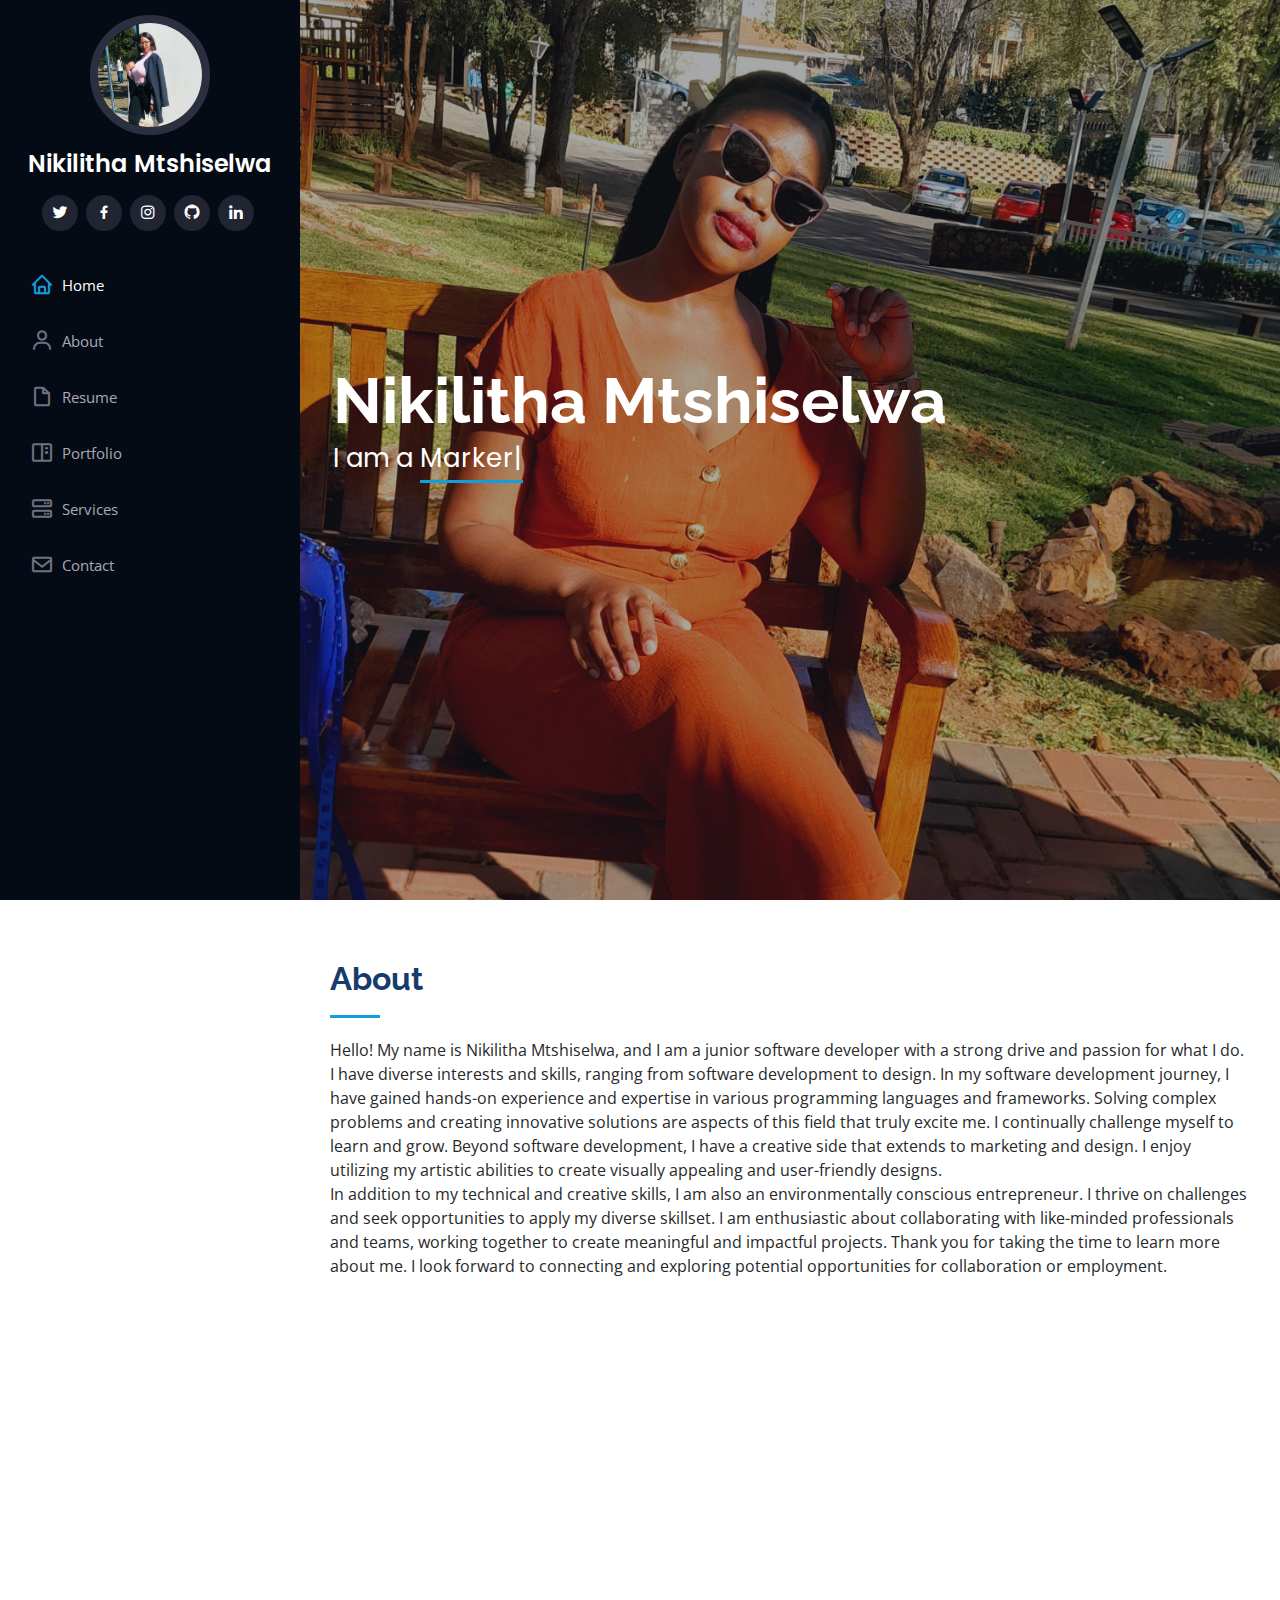
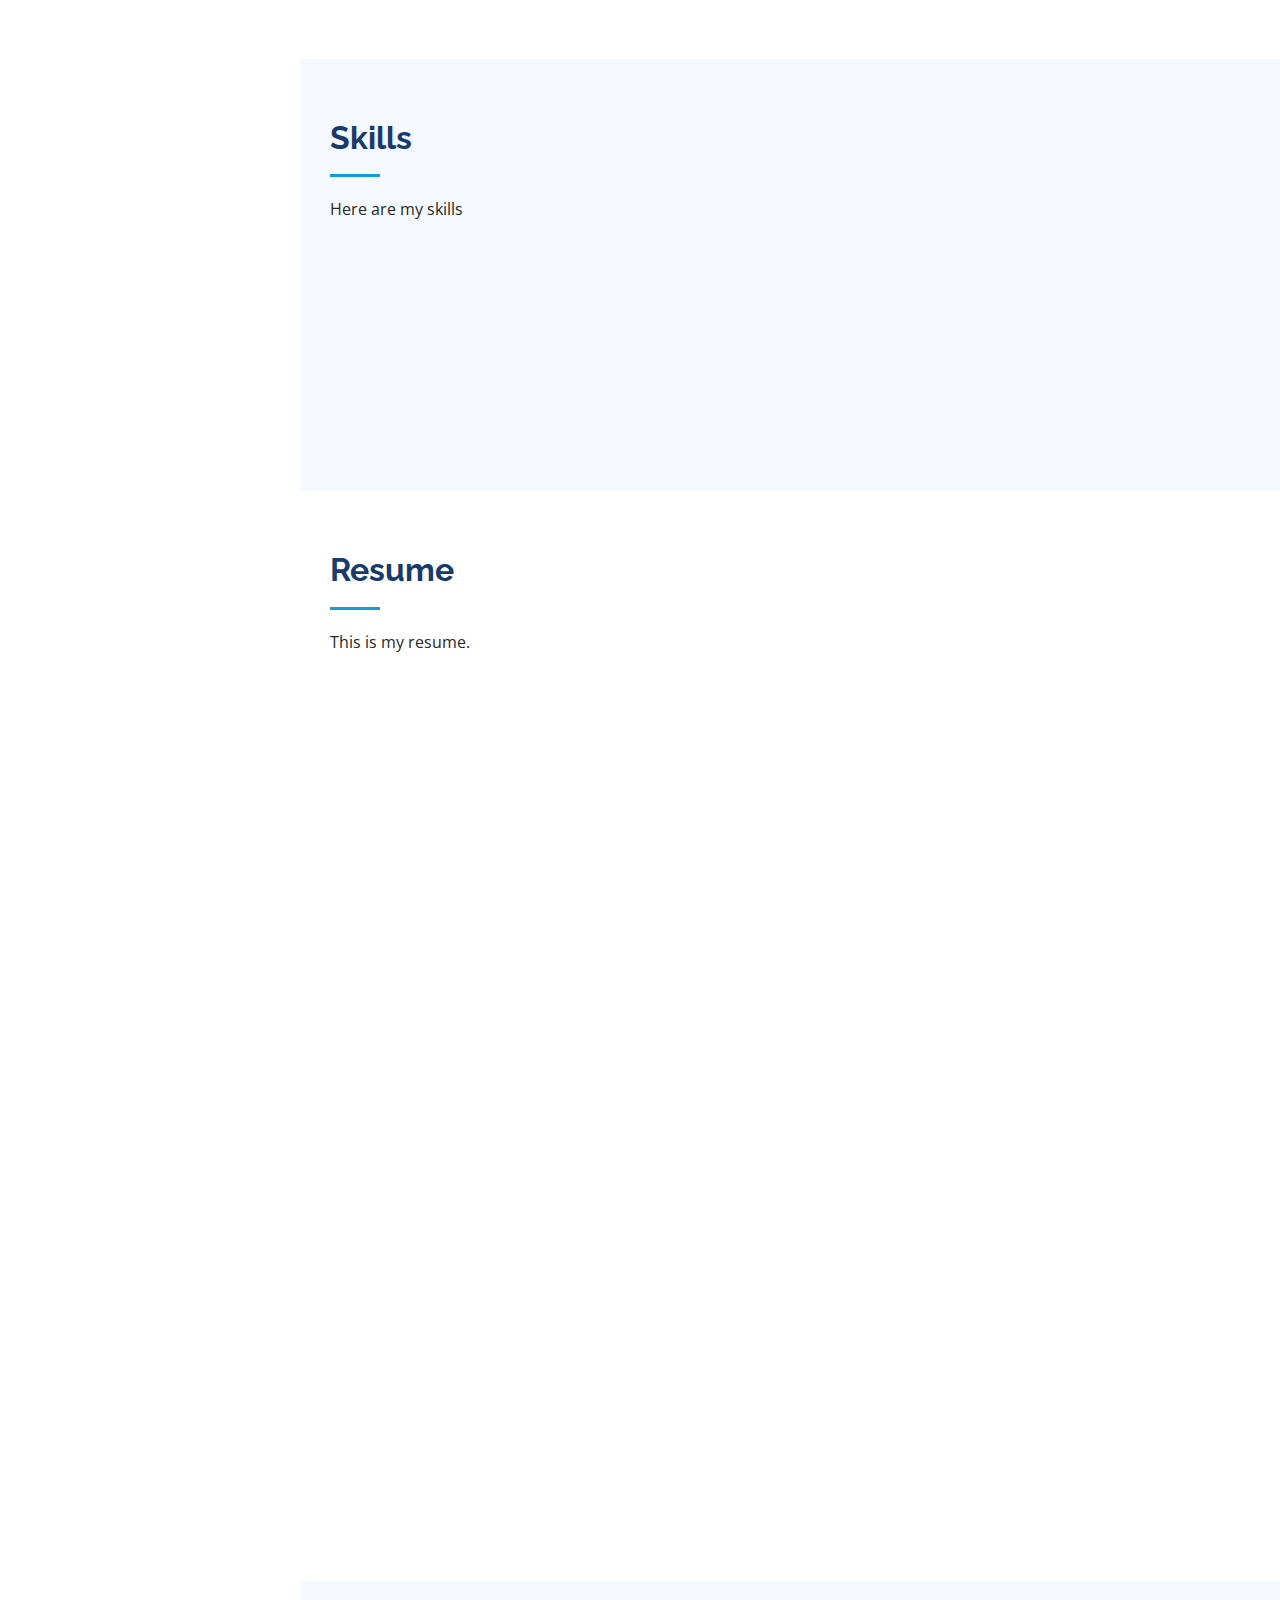
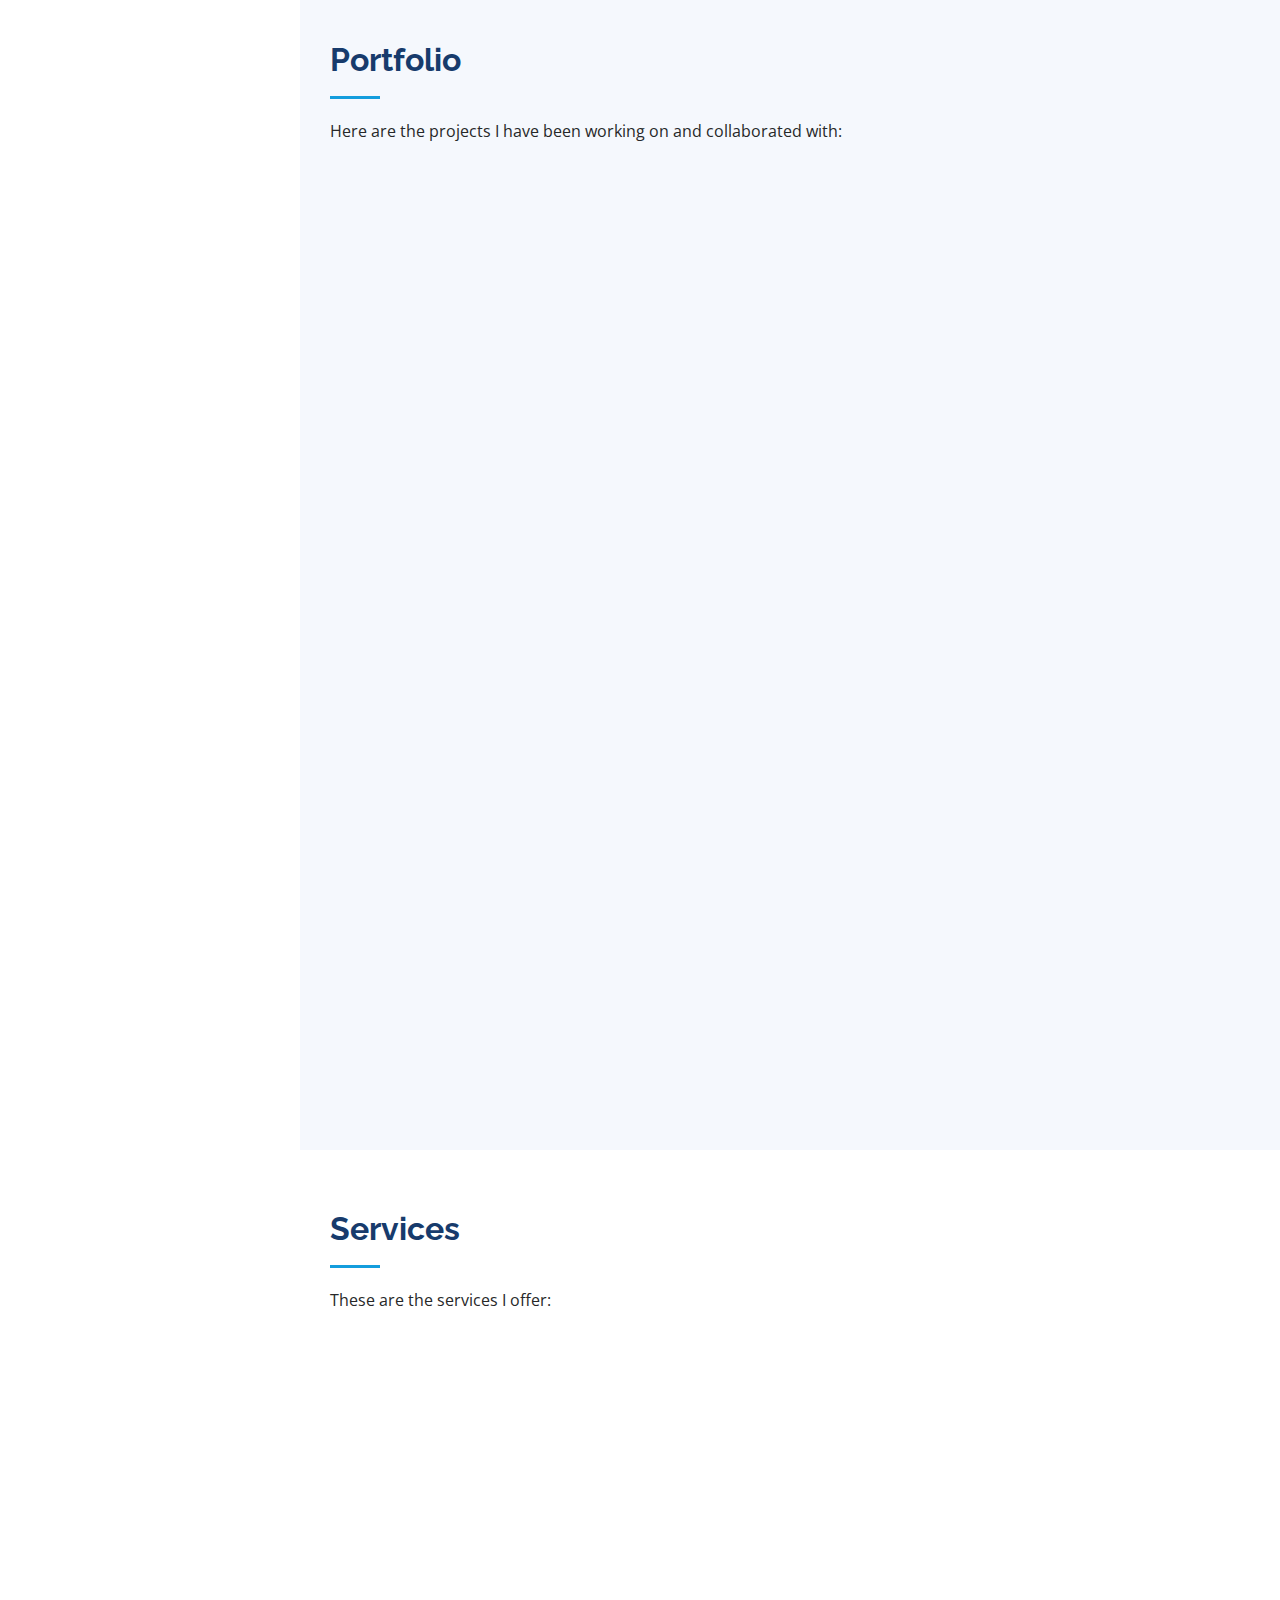
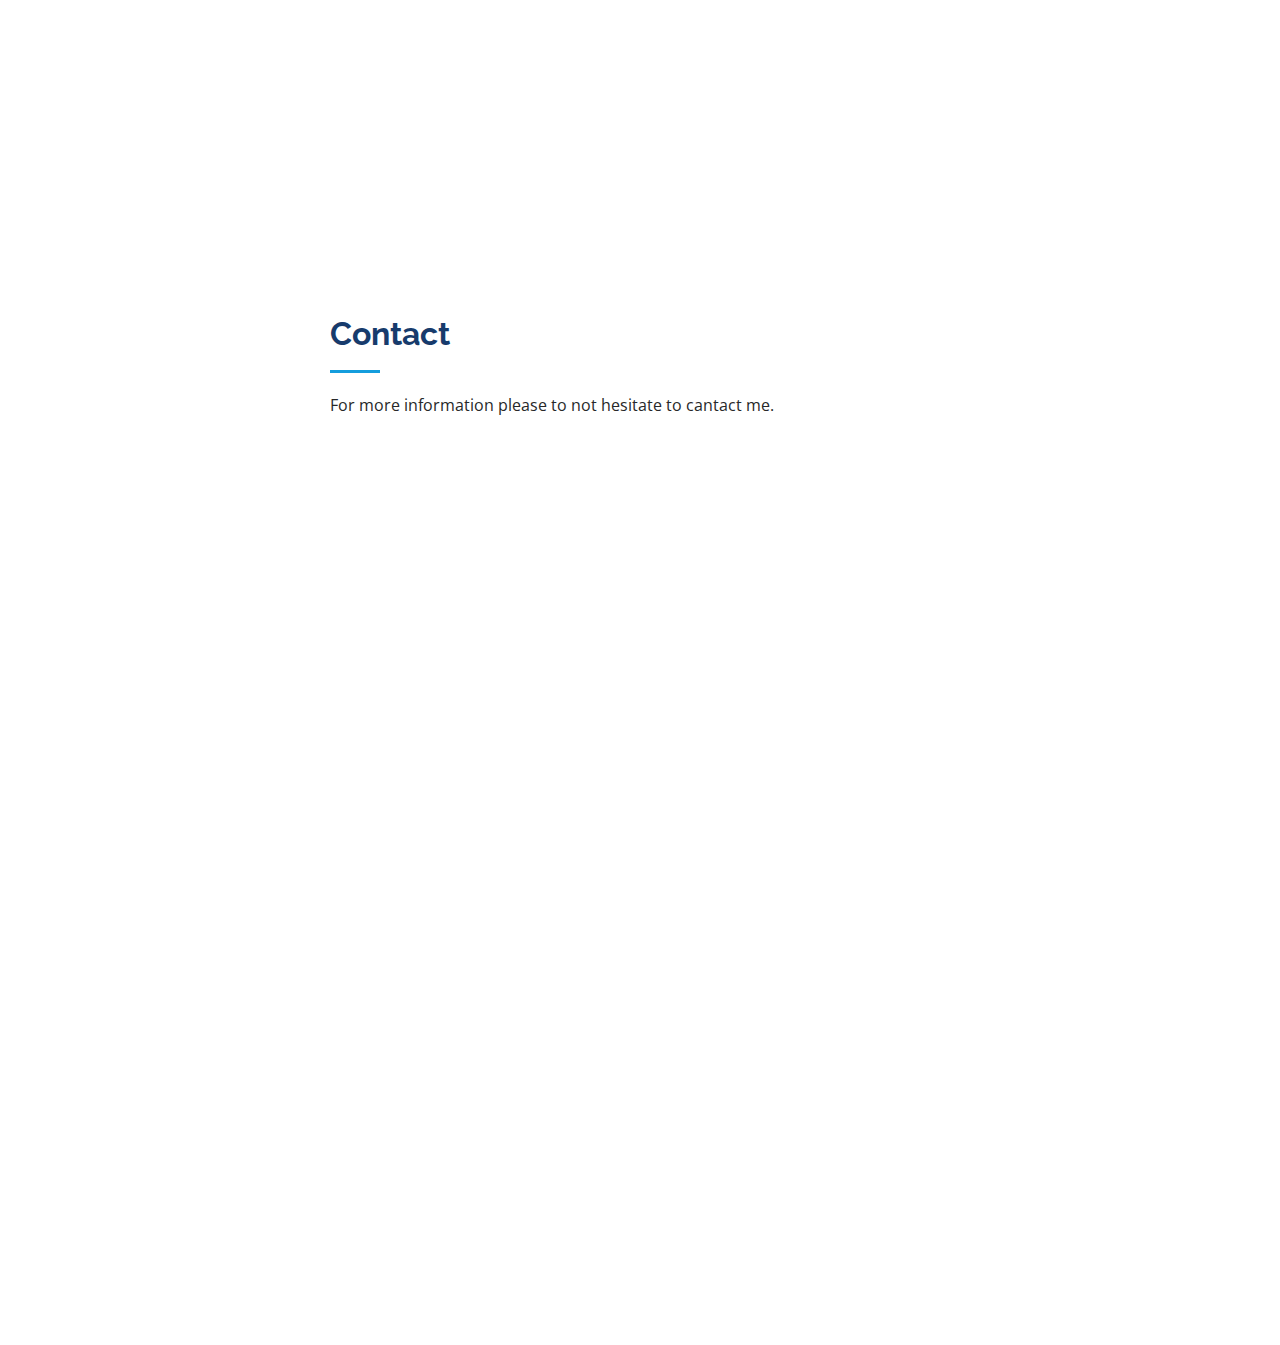
<file: index.html>
<!DOCTYPE html>
<html lang="en">

<head>
  <meta charset="utf-8">
  <meta content="width=device-width, initial-scale=1.0" name="viewport">

  <title>Portfolio</title>
  <meta content="" name="description">
  <meta content="" name="keywords">


  <!-- Google Fonts -->
  <link href="https://fonts.googleapis.com/css?family=Open+Sans:300,300i,400,400i,600,600i,700,700i|Raleway:300,300i,400,400i,500,500i,600,600i,700,700i|Poppins:300,300i,400,400i,500,500i,600,600i,700,700i" rel="stylesheet">

  <!-- Vendor CSS Files -->
  <link href="assets/vendor/aos/aos.css" rel="stylesheet">
  <link href="assets/vendor/bootstrap/css/bootstrap.min.css" rel="stylesheet">
  <link href="assets/vendor/bootstrap-icons/bootstrap-icons.css" rel="stylesheet">
  <link href="assets/vendor/boxicons/css/boxicons.min.css" rel="stylesheet">
  <link href="assets/vendor/glightbox/css/glightbox.min.css" rel="stylesheet">
  <link href="assets/vendor/swiper/swiper-bundle.min.css" rel="stylesheet">

  <!-- Template Main CSS File -->
  <link href="assets/css/style.css" rel="stylesheet">


</head>

<body>

  <!-- ======= Mobile nav toggle button ======= -->
  <i class="bi bi-list mobile-nav-toggle d-xl-none"></i>

  <!-- ======= Header ======= -->
  <header id="header">
    <div class="d-flex flex-column">

      <div class="profile">
        <img src="assets/img/profile -img.jpg" alt="" class="img-fluid rounded-circle">
        <h1 class="text-light"><a href="index.html">Nikilitha Mtshiselwa</a></h1>
        <div class="social-links mt-3 text-center">
          <a href="#" class="twitter"><i class="bx bxl-twitter"></i></a>
          <a href="https://www.facebook.com/nikilitha.mtshiselwa.12" class="facebook"><i class="bx bxl-facebook"></i></a>
          <a href="https://www.instagram.com/nikilitha_mtshislewa/?hl=en-gb" class="instagram"><i class="bx bxl-instagram"></i></a>
          <a href="https://github.com/NikilithaM"><i class="bx bxl-github"></i></a>
          <a href="https://www.linkedin.com/in/nikilitha-mtshiselwa-784919205/" class="linkedin"><i class="bx bxl-linkedin"></i></a>
        </div>
      </div>

      <nav id="navbar" class="nav-menu navbar">
        <ul>
          <li><a href="#hero" class="nav-link scrollto active"><i class="bx bx-home"></i> <span>Home</span></a></li>
          <li><a href="#about" class="nav-link scrollto"><i class="bx bx-user"></i> <span>About</span></a></li>
          <li><a href="#resume" class="nav-link scrollto"><i class="bx bx-file-blank"></i> <span>Resume</span></a></li>
          <li><a href="#portfolio" class="nav-link scrollto"><i class="bx bx-book-content"></i> <span>Portfolio</span></a></li>
          <li><a href="#services" class="nav-link scrollto"><i class="bx bx-server"></i> <span>Services</span></a></li>
          <li><a href="#contact" class="nav-link scrollto"><i class="bx bx-envelope"></i> <span>Contact</span></a></li>
        </ul>
      </nav><!-- .nav-menu -->
    </div>
  </header><!-- End Header -->

  <!-- ======= Hero Section ======= -->
  <section id="hero" class="d-flex flex-column justify-content-center align-items-center">
    <div class="hero-container" data-aos="fade-in">
      <h1>Nikilitha Mtshiselwa</h1>
      <p>I am a <span class="typed" data-typed-items="Markerting Stratagist, Developer, Voice-over, Freelancer"></span></p>
    </div>
  </section><!-- End Hero -->

  <main id="main">

    <!-- ======= About Section ======= -->
    <section id="about" class="about">
      <div class="container">

        <div class="section-title">
          <h2>About</h2>
          <p>Hello! My name is Nikilitha Mtshiselwa, and I am a junior software developer with a strong drive and passion for what I do. I have diverse interests and skills, ranging from software development to design. In my software development journey, I have gained hands-on experience and expertise in various programming languages and frameworks. Solving complex problems and creating innovative solutions are aspects of this field that truly excite me. I continually challenge myself to learn and grow. Beyond software development, I have a creative side that extends to marketing and design. I enjoy utilizing my artistic abilities to create visually appealing and user-friendly designs.</p>
          <p>In addition to my technical and creative skills, I am also an environmentally conscious entrepreneur. I thrive on challenges and seek opportunities to apply my diverse skillset. I am enthusiastic about collaborating with like-minded professionals and teams, working together to create meaningful and impactful projects. Thank you for taking the time to learn more about me. I look forward to connecting and exploring potential opportunities for collaboration or employment.</p>
          

        <div class="row">
          <div class="col-lg-4" data-aos="fade-right">
            <img src="assets/img/profile -img.jpg" class="img-fluid" alt="">
          </div>
          <div class="col-lg-8 pt-4 pt-lg-0 content" data-aos="fade-left">
            <h3>Software Developer.</h3>
            <div class="row">
              <div class="col-lg-6">
                <ul>
                  <li><i class="bi bi-chevron-right"></i> <strong>Website:</strong> <span>https://nikilitham-portfolio.netlify.app/</span></li>
                  <li><i class="bi bi-chevron-right"></i> <strong>Phone:</strong> <span>+27 66 2722138</span></li>
                  <li><i class="bi bi-chevron-right"></i> <strong>City:</strong> <span>Cape Town, Western Cape, RSA</span></li>
                </ul>
              </div>
              <div class="col-lg-6">
                <ul>
                  <li><i class="bi bi-chevron-right"></i> <strong>Degree:</strong> <span>Diploma in ICT in Application Development (Incomplete)</span></li>
                  <li><i class="bi bi-chevron-right"></i> <strong>Grade 12:</strong> <span>NSC</span></li>
                  <li><i class="bi bi-chevron-right"></i> <strong>Email:</strong> <span>nikilitha2001@gmail.com</span></li>
                  <li><i class="bi bi-chevron-right"></i> <strong>Freelance:</strong> <span>Available</span></li>
                </ul>
              </div>
            </div>
          </div>
        </div>

      </div>
    </section><!-- End About Section -->

    <!-- ======= Skills Section ======= -->
    <section id="skills" class="skills section-bg">
      <div class="container">

        <div class="section-title">
          <h2>Skills</h2>
          <p>Here are my skills</p>
        </div>

        <div class="row skills-content">

          <div class="col-lg-6" data-aos="fade-up">

            <div class="progress">
              <span class="skill">HTML <i class="val">100%</i></span>
              <div class="progress-bar-wrap">
                <div class="progress-bar" role="progressbar" aria-valuenow="100" aria-valuemin="0" aria-valuemax="100"></div>
              </div>
            </div>

            <div class="progress">
              <span class="skill">CSS <i class="val">75%</i></span>
              <div class="progress-bar-wrap">
                <div class="progress-bar" role="progressbar" aria-valuenow="75" aria-valuemin="0" aria-valuemax="100"></div>
              </div>
            </div>

            <div class="progress">
              <span class="skill">JavaScript <i class="val">65%</i></span>
              <div class="progress-bar-wrap">
                <div class="progress-bar" role="progressbar" aria-valuenow="65" aria-valuemin="0" aria-valuemax="100"></div>
              </div>
            </div>

          </div>

          <div class="col-lg-6" data-aos="fade-up" data-aos-delay="100">

            <div class="progress">
              <span class="skill">Python <i class="val">60%</i></span>
              <div class="progress-bar-wrap">
                <div class="progress-bar" role="progressbar" aria-valuenow="60" aria-valuemin="0" aria-valuemax="100"></div>
              </div>
            </div>

            <div class="progress">
              <span class="skill">Java <i class="val">70%</i></span>
              <div class="progress-bar-wrap">
                <div class="progress-bar" role="progressbar" aria-valuenow="70" aria-valuemin="0" aria-valuemax="100"></div>
              </div>
            </div>

            <div class="progress">
              <span class="skill">Vb.Net <i class="val">76%</i></span>
              <div class="progress-bar-wrap">
                <div class="progress-bar" role="progressbar" aria-valuenow="76" aria-valuemin="0" aria-valuemax="100"></div>
              </div>
            </div>

          </div>

        </div>

      </div>
    </section><!-- End Skills Section -->

    <!-- ======= Resume Section ======= -->
    <section id="resume" class="resume">
      <div class="container">

        <div class="section-title">
          <h2>Resume</h2>
          <p>This is my resume.</p>
        </div>

        <div class="row">
          <div class="col-lg-6" data-aos="fade-up">
            <h3 class="resume-title">Sumary</h3>
            <div class="resume-item pb-0">
              <h4>Nikilitha Mtshiselwa</h4>
              <p><em>Innovative and deadline-driven Markerting with 1.5 years of experience handling Enactus WSU branding, markerting strategy,managing social media, marketing research communications and promotional materials. I have a background knowledge of application development from varsity and web development from high school and CapaCiti.</em></p>
              <ul>
                <li>Cape Town, Western Cape</li>
                <li>(+27 66) 272 2138</li>
                <li>https://nikilitham-portfolio.netlify.app/</li>
              </ul>
            </div>

            <h3 class="resume-title">Education</h3>
            <div class="resume-item">
              <h4>Diploma in ICT in ; Application Development</h4>
              <h5>2021 - Incomplete</h5>
              <p><em>Walter Sisulu University, East London, Eastern Cape, South Africa</em></p>
              <p>This is where I got my skills for application development. And also the knowledge of human computer interactions</p>
            </div>
            <div class="resume-item">
              <h4>National Senior Certification ; Grade 12</h4>
              <h5>2016 - 2020</h5>
              <p><em>Worcester Gymnasium High School, Worcester, Western Cape, South Africa</em></p>
              <p>This is were I obtained my bachelor's degree in the NSC </p>
            </div>
          </div>
          <div class="col-lg-6" data-aos="fade-up" data-aos-delay="100">
            <h3 class="resume-title">Professional Experience</h3>
            <div class="resume-item">
              <h4>CapaCiti Software Developer Candidate</h4>
              <h5>2023 - Present</h5>
              <p><em>Salt River, Western Cape  </em></p>
              <ul>
                <li>I was apart of a team that design, development of various projects such as the Financial Tracker called FinTrack</li>
                <li>I was assigned to do the about page of the Financial Tracker </li>
              </ul>
            </div>
            <div class="resume-item">
              <h4>Marketing Officer</h4>
              <h5>2022 - 2023</h5>
              <p><em>Enactus WSU, East london, Eastern Cape</em></p>
              <ul>
                <li>I was first a campus marketing then got promoted to being an institutional markerting overlooking everything.</li>
                <li>Managed all 4 institutional campuses and and to meet competition deadlines.</li>
                <li>We won best video of Road to nationals at Sandton all because I was able to compile the years memories and dedication into a video.</li>
              </ul>
            </div>
          </div>
        </div>

      </div>
    </section><!-- End Resume Section -->

    <!-- ======= Portfolio Section ======= -->
    <section id="portfolio" class="portfolio section-bg">
      <div class="container">

        <div class="section-title">
          <h2>Portfolio</h2>
          <p>Here are the projects I have been working on and collaborated with:</p>
        </div>

        <div class="row" data-aos="fade-up">
          <div class="col-lg-12 d-flex justify-content-center">
            <ul id="portfolio-flters">
              <li data-filter="*" class="filter-active">All</li>
              <li data-filter=".filter-app">App</li>
              <li data-filter=".filter-web">Web</li>
            </ul>
          </div>
        </div>

        <div class="row portfolio-container" data-aos="fade-up" data-aos-delay="100">

          <div class="col-lg-4 col-md-6 portfolio-item filter-web">
            <div class="portfolio-wrap">
              <img src="assets/img/portfolio/FinTrack_Logo.png" class="img-fluid" alt="">
              <div class="portfolio-links">
                <a href="assets/img/portfolio/FinTrack_Logo.png" data-gallery="portfolioGallery" class="portfolio-lightbox" title="Finanial Tracker: Tracking the finance of your busines and personal finance"><i class="bx bx-plus"></i></a>
                <a href="https://github.com/TimyEverything/FinTrack" title="More Details"><i class="bx bx-link"></i></a>
              </div>
            </div>
          </div>

          <div class="col-lg-4 col-md-6 portfolio-item filter-app">
            <div class="portfolio-wrap">
              <img src="assets/img/portfolio/Chat App.PNG"00 class="img-fluid" alt="">
              <div class="portfolio-links">
                <a href="assets/img/portfolio/Chat App.PNG" data-gallery="portfolioGallery" class="portfolio-lightbox" title="Chat App:  Allows communication between two or more people. A"><i class="bx bx-plus"></i></a>
                <a href="https://github.com/NikilithaM/Chat-App.git" title="More Details"><i class="bx bx-link"></i></a>
              </div>
            </div>
          </div>

          <div class="col-lg-4 col-md-6 portfolio-item filter-app">
            <div class="portfolio-wrap">
              <img src="assets/img/portfolio/Tax calculator.png" class="img-fluid" alt="">
              <div class="portfolio-links">
                <a href="assets/img/portfolio/Tax calculator.png" data-gallery="portfolioGallery" class="portfolio-lightbox" title="Tax Calculator: Calculate gross income minus tax"><i class="bx bx-plus"></i></a>
                <a href="https://github.com/Loyisile/Tax-Calculator.git" title="More Details"><i class="bx bx-link"></i></a>
              </div>
            </div>
          </div>

          <div class="col-lg-4 col-md-6 portfolio-item filter-web">
            <div class="portfolio-wrap">
              <img src="assets/img/portfolio/Banking App.png" class="img-fluid" alt="">
              <div class="portfolio-links">
                <a href="assets/img/portfolio/Banking App.png" data-gallery="portfolioGallery" class="portfolio-lightbox" title="Banking App: Allows Financial transactions such are withdrawals and depositing funds."><i class="bx bx-plus"></i></a>
                <a href="https://github.com/fatimagalant/PY-banking-app.git" title="More Details"><i class="bx bx-link"></i></a>
              </div>
            </div>
          </div>

          <div class="col-lg-4 col-md-6 portfolio-item filter-app">
            <div class="portfolio-wrap">
              <img src="assets/img/portfolio/Chess game.jpg" class="img-fluid" alt="">
              <div class="portfolio-links">
                <a href="assets/img/portfolio/Chess game.jpg" data-gallery="portfolioGallery" class="portfolio-lightbox" title="Chess Game: A multiple player game that challenges the mind."><i class="bx bx-plus"></i></a>
                <a href="https://github.com/NikilithaM/react-chess-game.git" title="More Details"><i class="bx bx-link"></i></a>
              </div>
            </div>
          </div>

          <div class="col-lg-4 col-md-6 portfolio-item filter-app">
            <div class="portfolio-wrap">
              <img src="assets/img/portfolio/Rock paper scissors.jpg" class="img-fluid" alt="">
              <div class="portfolio-links">
                <a href="assets/img/portfolio/Rock paper scissors.jpg" data-gallery="portfolioGallery" class="portfolio-lightbox" title="Rock Paper Scissors Game: A teo player game."><i class="bx bx-plus"></i></a>
                <a href="https://github.com/NikilithaM/rock-paper-scissors.git" title="More Details"><i class="bx bx-link"></i></a>
              </div>
            </div>
          </div>

          <div class="col-lg-4 col-md-6 portfolio-item filter-app">
            <div class="portfolio-wrap">
              <img src="assets/img/portfolio/bond Calculator.jpg" class="img-fluid" alt="">
              <div class="portfolio-links">
                <a href="assets/img/portfolio/bond Calculator.jpg" data-gallery="portfolioGallery" class="portfolio-lightbox" title="Bond calculator: A teo player game."><i class="bx bx-plus"></i></a>
                <a href="https://github.com/BuzzMzimasi/Bond-Calculator.git" title="More Details"><i class="bx bx-link"></i></a>
              </div>
            </div>
          </div>

          <div class="col-lg-4 col-md-6 portfolio-item filter-app">
            <div class="portfolio-wrap">
              <img src="assets/img/portfolio/Metric system converter.jpg" class="img-fluid" alt="">
              <div class="portfolio-links">
                <a href="assets/img/portfolio/Metric system converter.jpg" data-gallery="portfolioGallery" class="portfolio-lightbox" title="Metric system converter: Converts units from the metric system to imperial system and vise versa"><i class="bx bx-plus"></i></a>
                <a href="https://github.com/nikiMtshiselwa2/Measurements-Project.git" title="More Details"><i class="bx bx-link"></i></a>
              </div>
            </div>
          </div>

        </div>

      </div>
    </section><!-- End Portfolio Section -->

    <!-- ======= Services Section ======= -->
    <section id="services" class="services">
      <div class="container">

        <div class="section-title">
          <h2>Services</h2>
          <p>These are the services I offer:</p>
        </div>

        <div class="row">
          <div class="col-lg-4 col-md-6 icon-box" data-aos="fade-up">
            <div class="icon"><i class='bx bxl-dev-to'></i></i></div>
            <h4 class="title"><a href="">Application Development</a></h4>
            <p class="description">Designing applications using Vb. Net on visual studio and designing other application using netbeans.. </p>
          </div>
          <div class="col-lg-4 col-md-6 icon-box" data-aos="fade-up" data-aos-delay="100">
            <div class="icon"><i class='bx bx-globe'></i></div>
            <h4 class="title"><a href="">Web Development</a></h4>
            <p class="description">Designing web applicition using visual studio code.</p>
          </div>
          <div class="col-lg-4 col-md-6 icon-box" data-aos="fade-up" data-aos-delay="200">
            <div class="icon"><i class="bi bi-bar-chart"></i></div>
            <h4 class="title"><a href="">Managing Social Media</a></h4>
            <p class="description">Monitoring and maintaining social media platforms.  </p>
          </div>
          <div class="col-lg-4 col-md-6 icon-box" data-aos="fade-up" data-aos-delay="300">
            <div class="icon"><i class='bx bx-network-chart'></i></div>
            <h4 class="title"><a href="">Marketing analysis and evaluation</a></h4>
            <p class="description">Executing and managing various marketing activities and campigns that support the marketing stratergy and plan. Overseasing and monitoring the performance and quality of marketing platforms.</p>
          </div>
        </div>

      </div>
    </section><!-- End Services Section -->

    <!-- ======= Contact Section ======= -->
    <section id="contact" class="contact">
      <div class="container">

        <div class="section-title">
          <h2>Contact</h2>
          <p>For more information please to not hesitate to cantact me. </p>
        </div>

        <div class="row" data-aos="fade-in">

          <div class="col-lg-5 d-flex align-items-stretch">
            <div class="info">
              <div class="address">
                <i class="bi bi-geo-alt"></i>
                <h4>Location:</h4>
                <p>Cape Town, Western Cape</p>
              </div>

              <div class="email">
                <i class="bi bi-envelope"></i>
                <h4>Email:</h4>
                <p>nikilitha2001@gmail.com</p>
              </div>

              <div class="phone">
                <i class="bi bi-phone"></i>
                <h4>Call:</h4>
                <p>+27 66 272 2138</p>
              </div>
              <iframe src="https://www.google.com/maps/embed?pb=!1m18!1m12!1m3!1d847677.2730753347!2d17.407526844800028!3d-33.909238951894785!2m3!1f0!2f0!3f0!3m2!1i1024!2i768!4f13.1!3m3!1m2!1s0x1dcc500f8826eed7%3A0x687fe1fc2828aa87!2sCape%20Town!5e0!3m2!1sen!2sza!4v1712216182684!5m2!1sen!2sza" width="600" height="450" style="border:0;" allowfullscreen="" loading="lazy" referrerpolicy="no-referrer-when-downgrade"></iframe>
            
              
            </div>

          </div>

        </div>

      </div>
    </section><!-- End Contact Section -->

  </main><!-- End #main -->



  <a href="#" class="back-to-top d-flex align-items-center justify-content-center"><i class="bi bi-arrow-up-short"></i></a>

  <!-- Vendor JS Files -->
  <script src="assets/vendor/purecounter/purecounter_vanilla.js"></script>
  <script src="assets/vendor/aos/aos.js"></script>
  <script src="assets/vendor/bootstrap/js/bootstrap.bundle.min.js"></script>
  <script src="assets/vendor/glightbox/js/glightbox.min.js"></script>
  <script src="assets/vendor/isotope-layout/isotope.pkgd.min.js"></script>
  <script src="assets/vendor/swiper/swiper-bundle.min.js"></script>
  <script src="assets/vendor/typed.js/typed.umd.js"></script>
  <script src="assets/vendor/waypoints/noframework.waypoints.js"></script>
  <script src="assets/vendor/php-email-form/validate.js"></script>

  <!-- Template Main JS File -->
  <script src="assets/js/main.js"></script>

</body>

</html>
</file>
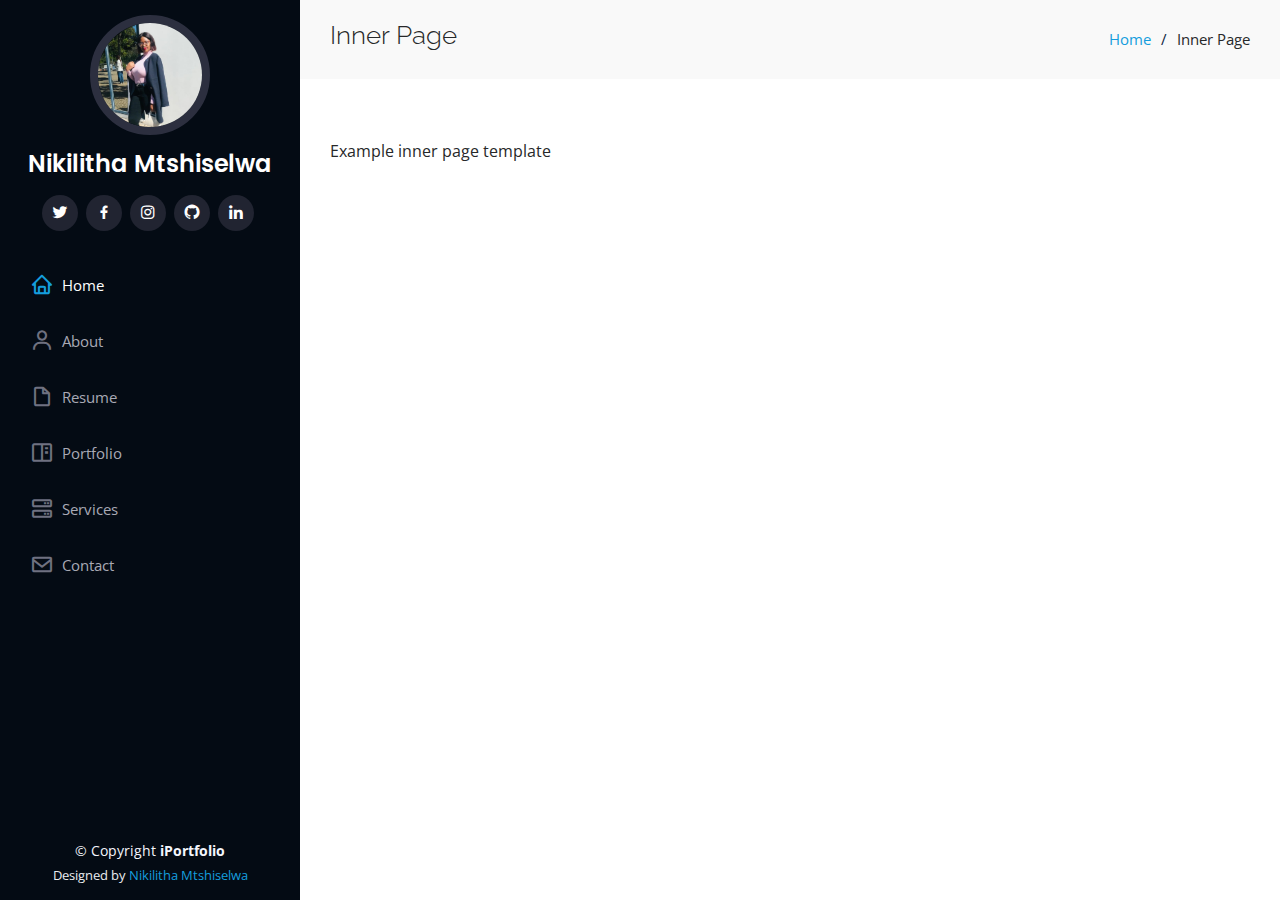
<file: inner-page.html>
<!DOCTYPE html>
<html lang="en">

<head>
  <meta charset="utf-8">
  <meta content="width=device-width, initial-scale=1.0" name="viewport">

  <title>Inner Page - iPortfolio Bootstrap Template</title>
  <meta content="" name="description">
  <meta content="" name="keywords">


  <!-- Google Fonts -->
  <link href="https://fonts.googleapis.com/css?family=Open+Sans:300,300i,400,400i,600,600i,700,700i|Raleway:300,300i,400,400i,500,500i,600,600i,700,700i|Poppins:300,300i,400,400i,500,500i,600,600i,700,700i" rel="stylesheet">

  <!-- Vendor CSS Files -->
  <link href="assets/vendor/aos/aos.css" rel="stylesheet">
  <link href="assets/vendor/bootstrap/css/bootstrap.min.css" rel="stylesheet">
  <link href="assets/vendor/bootstrap-icons/bootstrap-icons.css" rel="stylesheet">
  <link href="assets/vendor/boxicons/css/boxicons.min.css" rel="stylesheet">
  <link href="assets/vendor/glightbox/css/glightbox.min.css" rel="stylesheet">
  <link href="assets/vendor/swiper/swiper-bundle.min.css" rel="stylesheet">

  <!-- Template Main CSS File -->
  <link href="assets/css/style.css" rel="stylesheet">

</head>

<body>

  <!-- ======= Mobile nav toggle button ======= -->
  <i class="bi bi-list mobile-nav-toggle d-xl-none"></i>

  <!-- ======= Header ======= -->
  <header id="header">
    <div class="d-flex flex-column">

      <div class="profile">
        <img src="assets/img/profile -img.jpg" alt="" class="img-fluid rounded-circle">
        <h1 class="text-light"><a href="index.html">Nikilitha Mtshiselwa</a></h1>
        <div class="social-links mt-3 text-center">
          <a href="#" class="twitter"><i class="bx bxl-twitter"></i></a>
          <a href="https://www.facebook.com/nikilitha.mtshiselwa.12" class="facebook"><i class="bx bxl-facebook"></i></a>
          <a href="https://www.instagram.com/nikilitha_mtshislewa/?hl=en-gb" class="instagram"><i class="bx bxl-instagram"></i></a>
          <a href="https://github.com/NikilithaM"><i class="bx bxl-github"></i></a>
          <a href="https://www.linkedin.com/in/nikilitha-mtshiselwa-784919205/" class="linkedin"><i class="bx bxl-linkedin"></i></a>
        </div>
      </div>

      <nav id="navbar" class="nav-menu navbar">
        <ul>
          <li><a href="#hero" class="nav-link scrollto active"><i class="bx bx-home"></i> <span>Home</span></a></li>
          <li><a href="#about" class="nav-link scrollto"><i class="bx bx-user"></i> <span>About</span></a></li>
          <li><a href="#resume" class="nav-link scrollto"><i class="bx bx-file-blank"></i> <span>Resume</span></a></li>
          <li><a href="#portfolio" class="nav-link scrollto"><i class="bx bx-book-content"></i> <span>Portfolio</span></a></li>
          <li><a href="#services" class="nav-link scrollto"><i class="bx bx-server"></i> <span>Services</span></a></li>
          <li><a href="#contact" class="nav-link scrollto"><i class="bx bx-envelope"></i> <span>Contact</span></a></li>
        </ul>
      </nav><!-- .nav-menu -->
    </div>
  </header><!-- End Header -->

  <main id="main">

    <!-- ======= Breadcrumbs ======= -->
    <section class="breadcrumbs">
      <div class="container">

        <div class="d-flex justify-content-between align-items-center">
          <h2>Inner Page</h2>
          <ol>
            <li><a href="index.html">Home</a></li>
            <li>Inner Page</li>
          </ol>
        </div>

      </div>
    </section><!-- End Breadcrumbs -->

    <section class="inner-page">
      <div class="container">
        <p>
          Example inner page template
        </p>
      </div>
    </section>

  </main><!-- End #main -->

  <!-- ======= Footer ======= -->
  <footer id="footer">
    <div class="container">
      <div class="copyright">
        &copy; Copyright <strong><span>iPortfolio</span></strong>
      </div>
      <div class="credits">
        Designed by <a href="">Nikilitha Mtshiselwa</a>
      </div>
    </div>
  </footer><!-- End  Footer -->

  <a href="#" class="back-to-top d-flex align-items-center justify-content-center"><i class="bi bi-arrow-up-short"></i></a>

  <!-- Vendor JS Files -->
  <script src="assets/vendor/purecounter/purecounter_vanilla.js"></script>
  <script src="assets/vendor/aos/aos.js"></script>
  <script src="assets/vendor/bootstrap/js/bootstrap.bundle.min.js"></script>
  <script src="assets/vendor/glightbox/js/glightbox.min.js"></script>
  <script src="assets/vendor/isotope-layout/isotope.pkgd.min.js"></script>
  <script src="assets/vendor/swiper/swiper-bundle.min.js"></script>
  <script src="assets/vendor/typed.js/typed.umd.js"></script>
  <script src="assets/vendor/waypoints/noframework.waypoints.js"></script>
  <script src="assets/vendor/php-email-form/validate.js"></script>

  <!-- Template Main JS File -->
  <script src="assets/js/main.js"></script>

</body>

</html>
</file>
<file: assets/css/style.css>
/**
* Template Name: iPortfolio
* Updated: Sep 18 2023 with Bootstrap v5.3.2
* Template URL: https://bootstrapmade.com/iportfolio-bootstrap-portfolio-websites-template/
* Author: BootstrapMade.com
* License: https://bootstrapmade.com/license/
*/

/*--------------------------------------------------------------
# General
--------------------------------------------------------------*/
body {
  font-family: "Open Sans", sans-serif;
  color: #272829;
}

a {
  color: #149ddd;
  text-decoration: none;
}

a:hover {
  color: #37b3ed;
  text-decoration: none;
}

h1,
h2,
h3,
h4,
h5,
h6 {
  font-family: "Raleway", sans-serif;
}

/*--------------------------------------------------------------
# Back to top button
--------------------------------------------------------------*/
.back-to-top {
  position: fixed;
  visibility: hidden;
  opacity: 0;
  right: 15px;
  bottom: 15px;
  z-index: 996;
  background: #149ddd;
  width: 40px;
  height: 40px;
  border-radius: 50px;
  transition: all 0.4s;
}

.back-to-top i {
  font-size: 28px;
  color: #fff;
  line-height: 0;
}

.back-to-top:hover {
  background: #2eafec;
  color: #fff;
}

.back-to-top.active {
  visibility: visible;
  opacity: 1;
}

/*--------------------------------------------------------------
# Header
--------------------------------------------------------------*/
#header {
  position: fixed;
  top: 0;
  left: 0;
  bottom: 0;
  width: 300px;
  transition: all ease-in-out 0.5s;
  z-index: 9997;
  transition: all 0.5s;
  padding: 0 15px;
  background: #040b14;
  overflow-y: auto;
}

#header .profile img {
  margin: 15px auto;
  display: block;
  width: 120px;
  border: 8px solid #2c2f3f;
}

#header .profile h1 {
  font-size: 24px;
  margin: 0;
  padding: 0;
  font-weight: 600;
  -moz-text-align-last: center;
  text-align-last: center;
  font-family: "Poppins", sans-serif;
}

#header .profile h1 a,
#header .profile h1 a:hover {
  color: #fff;
  text-decoration: none;
}

#header .profile .social-links a {
  font-size: 18px;
  display: inline-block;
  background: #212431;
  color: #fff;
  line-height: 1;
  padding: 8px 0;
  margin-right: 4px;
  border-radius: 50%;
  text-align: center;
  width: 36px;
  height: 36px;
  transition: 0.3s;
}

#header .profile .social-links a:hover {
  background: #149ddd;
  color: #fff;
  text-decoration: none;
}

#main {
  margin-left: 300px;
}

.container,
.container-fluid {
  padding-left: 30px;
  padding-right: 30px;
}

@media (max-width: 1199px) {
  #header {
    left: -300px;
  }

  #main {
    margin-left: 0;
  }

  .container,
  .container-fluid {
    padding-left: 12px;
    padding-right: 12px;
  }
}

/*--------------------------------------------------------------
# Navigation Menu
--------------------------------------------------------------*/
/* Desktop Navigation */
.nav-menu {
  padding: 30px 0 0 0;
}

.nav-menu * {
  margin: 0;
  padding: 0;
  list-style: none;
}

.nav-menu>ul>li {
  position: relative;
  white-space: nowrap;
}

.nav-menu a,
.nav-menu a:focus {
  display: flex;
  align-items: center;
  color: #a8a9b4;
  padding: 12px 15px;
  margin-bottom: 8px;
  transition: 0.3s;
  font-size: 15px;
}

.nav-menu a i,
.nav-menu a:focus i {
  font-size: 24px;
  padding-right: 8px;
  color: #6f7180;
}

.nav-menu a:hover,
.nav-menu .active,
.nav-menu .active:focus,
.nav-menu li:hover>a {
  text-decoration: none;
  color: #fff;
}

.nav-menu a:hover i,
.nav-menu .active i,
.nav-menu .active:focus i,
.nav-menu li:hover>a i {
  color: #149ddd;
}

/* Mobile Navigation */
.mobile-nav-toggle {
  position: fixed;
  right: 15px;
  top: 15px;
  z-index: 9998;
  border: 0;
  font-size: 24px;
  transition: all 0.4s;
  outline: none !important;
  background-color: #149ddd;
  color: #fff;
  width: 40px;
  height: 40px;
  display: inline-flex;
  align-items: center;
  justify-content: center;
  line-height: 0;
  border-radius: 50px;
  cursor: pointer;
}

.mobile-nav-active {
  overflow: hidden;
}

.mobile-nav-active #header {
  left: 0;
}

/*--------------------------------------------------------------
# Hero Section
--------------------------------------------------------------*/
#hero {
  width: 100%;
  height: 100vh;
  background: url("../img/hero-bg.jpg") top center;
  background-size: cover;
}

#hero:before {
  content: "";
  background: rgba(5, 13, 24, 0.3);
  position: absolute;
  bottom: 0;
  top: 0;
  left: 0;
  right: 0;
  z-index: 1;
}

#hero .hero-container {
  position: relative;
  z-index: 2;
  min-width: 300px;
}

#hero h1 {
  margin: 0 0 10px 0;
  font-size: 64px;
  font-weight: 700;
  line-height: 56px;
  color: #fff;
}

#hero p {
  color: #fff;
  margin-bottom: 50px;
  font-size: 26px;
  font-family: "Poppins", sans-serif;
}

#hero p span {
  color: #fff;
  padding-bottom: 4px;
  letter-spacing: 1px;
  border-bottom: 3px solid #149ddd;
}

@media (min-width: 1024px) {
  #hero {
    background-attachment: fixed;
  }
}

@media (max-width: 768px) {
  #hero h1 {
    font-size: 28px;
    line-height: 36px;
  }

  #hero h2 {
    font-size: 18px;
    line-height: 24px;
    margin-bottom: 30px;
  }
}

/*--------------------------------------------------------------
# Sections General
--------------------------------------------------------------*/
section {
  padding: 60px 0;
  overflow: hidden;
}

.section-bg {
  background: #f5f8fd;
}

.section-title {
  padding-bottom: 30px;
}

.section-title h2 {
  font-size: 32px;
  font-weight: bold;
  margin-bottom: 20px;
  padding-bottom: 20px;
  position: relative;
  color: #173b6c;
}

.section-title h2::after {
  content: "";
  position: absolute;
  display: block;
  width: 50px;
  height: 3px;
  background: #149ddd;
  bottom: 0;
  left: 0;
}

.section-title p {
  margin-bottom: 0;
}

/*--------------------------------------------------------------
# About
--------------------------------------------------------------*/
.about .content h3 {
  font-weight: 700;
  font-size: 20px;
  color: #173b6c;
}

.about .content ul {
  list-style: none;
  padding: 0;
}

.about .content ul li {
  margin-bottom: 20px;
  display: flex;
  align-items: center;
}

.about .content ul strong {
  margin-right: 10px;
}

.about .content ul i {
  font-size: 16px;
  margin-right: 5px;
  color: #149ddd;
  line-height: 0;
}

.about .content p:last-child {
  margin-bottom: 0;
}

/*--------------------------------------------------------------
# Facts
--------------------------------------------------------------*/
.facts {
  padding-bottom: 30px;
}

.facts .count-box {
  padding: 30px;
  width: 100%;
}

.facts .count-box i {
  display: block;
  font-size: 44px;
  color: #149ddd;
  float: left;
  line-height: 0;
}

.facts .count-box span {
  font-size: 48px;
  line-height: 40px;
  display: block;
  font-weight: 700;
  color: #050d18;
  margin-left: 60px;
}

.facts .count-box p {
  padding: 15px 0 0 0;
  margin: 0 0 0 60px;
  font-family: "Raleway", sans-serif;
  font-size: 14px;
  color: #122f57;
}

.facts .count-box a {
  font-weight: 600;
  display: block;
  margin-top: 20px;
  color: #122f57;
  font-size: 15px;
  font-family: "Poppins", sans-serif;
  transition: ease-in-out 0.3s;
}

.facts .count-box a:hover {
  color: #1f5297;
}

/*--------------------------------------------------------------
# Akills
--------------------------------------------------------------*/
.skills .progress {
  height: 60px;
  display: block;
  background: none;
  border-radius: 0;
}

.skills .progress .skill {
  padding: 0;
  margin: 0 0 6px 0;
  text-transform: uppercase;
  display: block;
  font-weight: 600;
  font-family: "Poppins", sans-serif;
  color: #050d18;
}

.skills .progress .skill .val {
  float: right;
  font-style: normal;
}

.skills .progress-bar-wrap {
  background: #dce8f8;
  height: 10px;
}

.skills .progress-bar {
  width: 1px;
  height: 10px;
  transition: 0.9s;
  background-color: #149ddd;
}

/*--------------------------------------------------------------
# Resume
--------------------------------------------------------------*/
.resume .resume-title {
  font-size: 26px;
  font-weight: 700;
  margin-top: 20px;
  margin-bottom: 20px;
  color: #050d18;
}

.resume .resume-item {
  padding: 0 0 20px 20px;
  margin-top: -2px;
  border-left: 2px solid #1f5297;
  position: relative;
}

.resume .resume-item h4 {
  line-height: 18px;
  font-size: 18px;
  font-weight: 600;
  text-transform: uppercase;
  font-family: "Poppins", sans-serif;
  color: #050d18;
  margin-bottom: 10px;
}

.resume .resume-item h5 {
  font-size: 16px;
  background: #e4edf9;
  padding: 5px 15px;
  display: inline-block;
  font-weight: 600;
  margin-bottom: 10px;
}

.resume .resume-item ul {
  padding-left: 20px;
}

.resume .resume-item ul li {
  padding-bottom: 10px;
}

.resume .resume-item:last-child {
  padding-bottom: 0;
}

.resume .resume-item::before {
  content: "";
  position: absolute;
  width: 16px;
  height: 16px;
  border-radius: 50px;
  left: -9px;
  top: 0;
  background: #fff;
  border: 2px solid #1f5297;
}

/*--------------------------------------------------------------
# Portfolio
--------------------------------------------------------------*/
.portfolio .portfolio-item {
  margin-bottom: 30px;
}

.portfolio #portfolio-flters {
  padding: 0;
  margin: 0 auto 35px auto;
  list-style: none;
  text-align: center;
  background: #fff;
  border-radius: 50px;
  padding: 2px 15px;
}

.portfolio #portfolio-flters li {
  cursor: pointer;
  display: inline-block;
  padding: 10px 15px 8px 15px;
  font-size: 14px;
  font-weight: 600;
  line-height: 1;
  text-transform: uppercase;
  color: #272829;
  margin-bottom: 5px;
  transition: all 0.3s ease-in-out;
}

.portfolio #portfolio-flters li:hover,
.portfolio #portfolio-flters li.filter-active {
  color: #149ddd;
}

.portfolio #portfolio-flters li:last-child {
  margin-right: 0;
}

.portfolio .portfolio-wrap {
  transition: 0.3s;
  position: relative;
  overflow: hidden;
  z-index: 1;
}

.portfolio .portfolio-wrap::before {
  content: "";
  background: rgba(255, 255, 255, 0.5);
  position: absolute;
  left: 0;
  right: 0;
  top: 0;
  bottom: 0;
  transition: all ease-in-out 0.3s;
  z-index: 2;
  opacity: 0;
}

.portfolio .portfolio-wrap .portfolio-links {
  opacity: 1;
  left: 0;
  right: 0;
  bottom: -60px;
  z-index: 3;
  position: absolute;
  transition: all ease-in-out 0.3s;
  display: flex;
  justify-content: center;
}

.portfolio .portfolio-wrap .portfolio-links a {
  color: #fff;
  font-size: 28px;
  text-align: center;
  background: rgba(20, 157, 221, 0.75);
  transition: 0.3s;
  width: 50%;
}

.portfolio .portfolio-wrap .portfolio-links a:hover {
  background: rgba(20, 157, 221, 0.95);
}

.portfolio .portfolio-wrap .portfolio-links a+a {
  border-left: 1px solid #37b3ed;
}

.portfolio .portfolio-wrap:hover::before {
  top: 0;
  left: 0;
  right: 0;
  bottom: 0;
  opacity: 1;
}

.portfolio .portfolio-wrap:hover .portfolio-links {
  opacity: 1;
  bottom: 0;
}

/*--------------------------------------------------------------
# Portfolio Details
--------------------------------------------------------------*/
.portfolio-details {
  padding-top: 40px;
}

.portfolio-details .portfolio-details-slider img {
  width: 100%;
}

.portfolio-details .portfolio-details-slider .swiper-pagination {
  margin-top: 20px;
  position: relative;
}

.portfolio-details .portfolio-details-slider .swiper-pagination .swiper-pagination-bullet {
  width: 12px;
  height: 12px;
  background-color: #fff;
  opacity: 1;
  border: 1px solid #149ddd;
}

.portfolio-details .portfolio-details-slider .swiper-pagination .swiper-pagination-bullet-active {
  background-color: #149ddd;
}

.portfolio-details .portfolio-info {
  padding: 30px;
  box-shadow: 0px 0 30px rgba(5, 13, 24, 0.08);
}

.portfolio-details .portfolio-info h3 {
  font-size: 22px;
  font-weight: 700;
  margin-bottom: 20px;
  padding-bottom: 20px;
  border-bottom: 1px solid #eee;
}

.portfolio-details .portfolio-info ul {
  list-style: none;
  padding: 0;
  font-size: 15px;
}

.portfolio-details .portfolio-info ul li+li {
  margin-top: 10px;
}

.portfolio-details .portfolio-description {
  padding-top: 30px;
}

.portfolio-details .portfolio-description h2 {
  font-size: 26px;
  font-weight: 700;
  margin-bottom: 20px;
}

.portfolio-details .portfolio-description p {
  padding: 0;
}

/*--------------------------------------------------------------
# Services
--------------------------------------------------------------*/
.services .icon-box {
  margin-bottom: 20px;
}

.services .icon {
  float: left;
  display: flex;
  align-items: center;
  justify-content: center;
  width: 54px;
  height: 54px;
  background: #149ddd;
  border-radius: 50%;
  transition: 0.5s;
  border: 1px solid #149ddd;
}

.services .icon i {
  color: #fff;
  font-size: 24px;
  line-height: 0;
}

.services .icon-box:hover .icon {
  background: #fff;
}

.services .icon-box:hover .icon i {
  color: #149ddd;
}

.services .title {
  margin-left: 80px;
  font-weight: 700;
  margin-bottom: 15px;
  font-size: 18px;
}

.services .title a {
  color: #343a40;
}

.services .title a:hover {
  color: #149ddd;
}

.services .description {
  margin-left: 80px;
  line-height: 24px;
  font-size: 14px;
}

/*--------------------------------------------------------------
# Testimonials
--------------------------------------------------------------*/
.testimonials .testimonials-carousel,
.testimonials .testimonials-slider {
  overflow: hidden;
}

.testimonials .testimonial-item {
  box-sizing: content-box;
  text-align: center;
  min-height: 320px;
}

.testimonials .testimonial-item .testimonial-img {
  width: 90px;
  border-radius: 50%;
  margin: 0 auto;
}

.testimonials .testimonial-item h3 {
  font-size: 18px;
  font-weight: bold;
  margin: 10px 0 5px 0;
  color: #111;
}

.testimonials .testimonial-item h4 {
  font-size: 14px;
  color: #999;
  margin: 0;
}

.testimonials .testimonial-item .quote-icon-left,
.testimonials .testimonial-item .quote-icon-right {
  color: #c3e8fa;
  font-size: 26px;
}

.testimonials .testimonial-item .quote-icon-left {
  display: inline-block;
  left: -5px;
  position: relative;
}

.testimonials .testimonial-item .quote-icon-right {
  display: inline-block;
  right: -5px;
  position: relative;
  top: 10px;
}

.testimonials .testimonial-item p {
  font-style: italic;
  margin: 0 15px 15px 15px;
  padding: 20px;
  background: #fff;
  position: relative;
  margin-bottom: 35px;
  border-radius: 6px;
  box-shadow: 0px 2px 15px rgba(0, 0, 0, 0.1);
}

.testimonials .testimonial-item p::after {
  content: "";
  width: 0;
  height: 0;
  border-top: 20px solid #fff;
  border-right: 20px solid transparent;
  border-left: 20px solid transparent;
  position: absolute;
  bottom: -20px;
  left: calc(50% - 20px);
}

.testimonials .swiper-pagination {
  margin-top: 20px;
  position: relative;
}

.testimonials .swiper-pagination .swiper-pagination-bullet {
  width: 12px;
  height: 12px;
  background-color: #fff;
  opacity: 1;
  border: 1px solid #149ddd;
}

.testimonials .swiper-pagination .swiper-pagination-bullet-active {
  background-color: #149ddd;
}

/*--------------------------------------------------------------
# Contact
--------------------------------------------------------------*/
.contact {
  padding-bottom: 130px;
}

.contact .info {
  padding: 30px;
  background: #fff;
  width: 100%;
  box-shadow: 0 0 24px 0 rgba(0, 0, 0, 0.12);
}

.contact .info i {
  font-size: 20px;
  color: #149ddd;
  float: left;
  width: 44px;
  height: 44px;
  background: #dff3fc;
  display: flex;
  justify-content: center;
  align-items: center;
  border-radius: 50px;
  transition: all 0.3s ease-in-out;
}

.contact .info h4 {
  padding: 0 0 0 60px;
  font-size: 22px;
  font-weight: 600;
  margin-bottom: 5px;
  color: #050d18;
}

.contact .info p {
  padding: 0 0 10px 60px;
  margin-bottom: 20px;
  font-size: 14px;
  color: #173b6c;
}

.contact .info .email p {
  padding-top: 5px;
}

.contact .info .social-links {
  padding-left: 60px;
}

.contact .info .social-links a {
  font-size: 18px;
  display: inline-block;
  background: #333;
  color: #fff;
  line-height: 1;
  padding: 8px 0;
  border-radius: 50%;
  text-align: center;
  width: 36px;
  height: 36px;
  transition: 0.3s;
  margin-right: 10px;
}

.contact .info .social-links a:hover {
  background: #149ddd;
  color: #fff;
}

.contact .info .email:hover i,
.contact .info .address:hover i,
.contact .info .phone:hover i {
  background: #149ddd;
  color: #fff;
}

.contact .php-email-form {
  width: 100%;
  padding: 30px;
  background: #fff;
  box-shadow: 0 0 24px 0 rgba(0, 0, 0, 0.12);
}

.contact .php-email-form .form-group {
  padding-bottom: 8px;
}

.contact .php-email-form .validate {
  display: none;
  color: red;
  margin: 0 0 15px 0;
  font-weight: 400;
  font-size: 13px;
}

.contact .php-email-form .error-message {
  display: none;
  color: #fff;
  background: #ed3c0d;
  text-align: left;
  padding: 15px;
  font-weight: 600;
}

.contact .php-email-form .error-message br+br {
  margin-top: 25px;
}

.contact .php-email-form .sent-message {
  display: none;
  color: #fff;
  background: #18d26e;
  text-align: center;
  padding: 15px;
  font-weight: 600;
}

.contact .php-email-form .loading {
  display: none;
  background: #fff;
  text-align: center;
  padding: 15px;
}

.contact .php-email-form .loading:before {
  content: "";
  display: inline-block;
  border-radius: 50%;
  width: 24px;
  height: 24px;
  margin: 0 10px -6px 0;
  border: 3px solid #18d26e;
  border-top-color: #eee;
  animation: animate-loading 1s linear infinite;
}

.contact .php-email-form .form-group {
  margin-bottom: 15px;
}

.contact .php-email-form label {
  padding-bottom: 8px;
}

.contact .php-email-form input,
.contact .php-email-form textarea {
  border-radius: 0;
  box-shadow: none;
  font-size: 14px;
}

.contact .php-email-form input {
  height: 44px;
}

.contact .php-email-form textarea {
  padding: 10px 15px;
}

.contact .php-email-form button[type=submit] {
  background: #149ddd;
  border: 0;
  padding: 10px 24px;
  color: #fff;
  transition: 0.4s;
  border-radius: 4px;
}

.contact .php-email-form button[type=submit]:hover {
  background: #37b3ed;
}

@keyframes animate-loading {
  0% {
    transform: rotate(0deg);
  }

  100% {
    transform: rotate(360deg);
  }
}

/*--------------------------------------------------------------
# Breadcrumbs
--------------------------------------------------------------*/
.breadcrumbs {
  padding: 20px 0;
  background: #f9f9f9;
}

.breadcrumbs h2 {
  font-size: 26px;
  font-weight: 300;
}

.breadcrumbs ol {
  display: flex;
  flex-wrap: wrap;
  list-style: none;
  padding: 0;
  margin: 0;
  font-size: 15px;
}

.breadcrumbs ol li+li {
  padding-left: 10px;
}

.breadcrumbs ol li+li::before {
  display: inline-block;
  padding-right: 10px;
  color: #0e2442;
  content: "/";
}

@media (max-width: 768px) {
  .breadcrumbs .d-flex {
    display: block !important;
  }

  .breadcrumbs ol {
    display: block;
  }

  .breadcrumbs ol li {
    display: inline-block;
  }
}

/*--------------------------------------------------------------
# Footer
--------------------------------------------------------------*/
#footer {
  padding: 15px;
  color: #f4f6fd;
  font-size: 14px;
  position: fixed;
  left: 0;
  bottom: 0;
  width: 300px;
  z-index: 9999;
  background: #040b14;
}

#footer .copyright {
  text-align: center;
}

#footer .credits {
  padding-top: 5px;
  text-align: center;
  font-size: 13px;
  color: #eaebf0;
}

@media (max-width: 1199px) {
  #footer {
    position: static;
    width: auto;
    padding-right: 20px 15px;
  }
}
</file>
